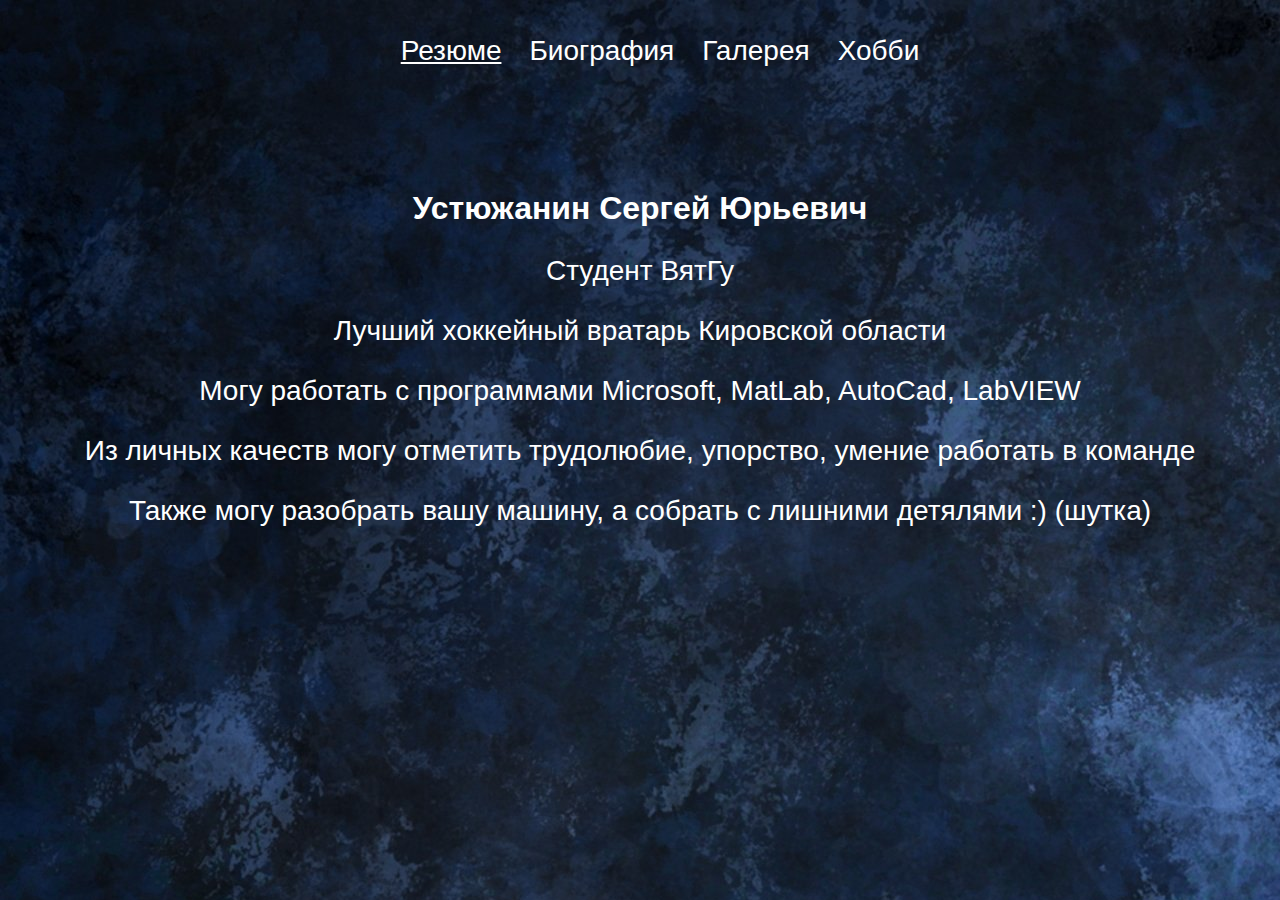
<file: index.html>
<!DOCTYPE html>
<html lang="ru">
    <head>
        <meta charset="utf-8">
        <meta name="viewport" content="width=device-width, initial-scale=1.0">
        <title>Портфолио</title>
        <link rel="stylesheet" type="text/css" href="./css/main.css">
    </head>
    <body class="body">
        <nav>
            <ul class="nav_ul">
                <li class="nav_li"><a href="index.html" class="nav_li_a_active">Резюме</a></li>
                <li class="nav_li"><a href="bio.html" class="nav_li_a">Биография</a></li>
                <li class="nav_li"><a href="gallery.html" class="nav_li_a">Галерея</a></li>                    
                <li class="nav_li"><a href="hobbi.html" class="nav_li_a">Хобби</a></li>
            </ul>
        </nav>
        <br>
        <br>
        <br>
        <br>
        <h2 class="index_h_fancy">Устюжанин Сергей Юрьевич</h2>
        
        <p class="index_p">Студент ВятГу</p>
        <p class="index_p">Лучший хоккейный вратарь Кировской области</p>
        <p class="index_p">Могу работать с программами Microsoft, MatLab, AutoCad, LabVIEW</p>
        <p class="index_p">Из личных качеств могу отметить трудолюбие, упорство, умение работать в команде</p>
        <p class="index_p">Также могу разобрать вашу машину, а собрать с лишними детялями :) (шутка)</p>
    </body>
</html>
</file>
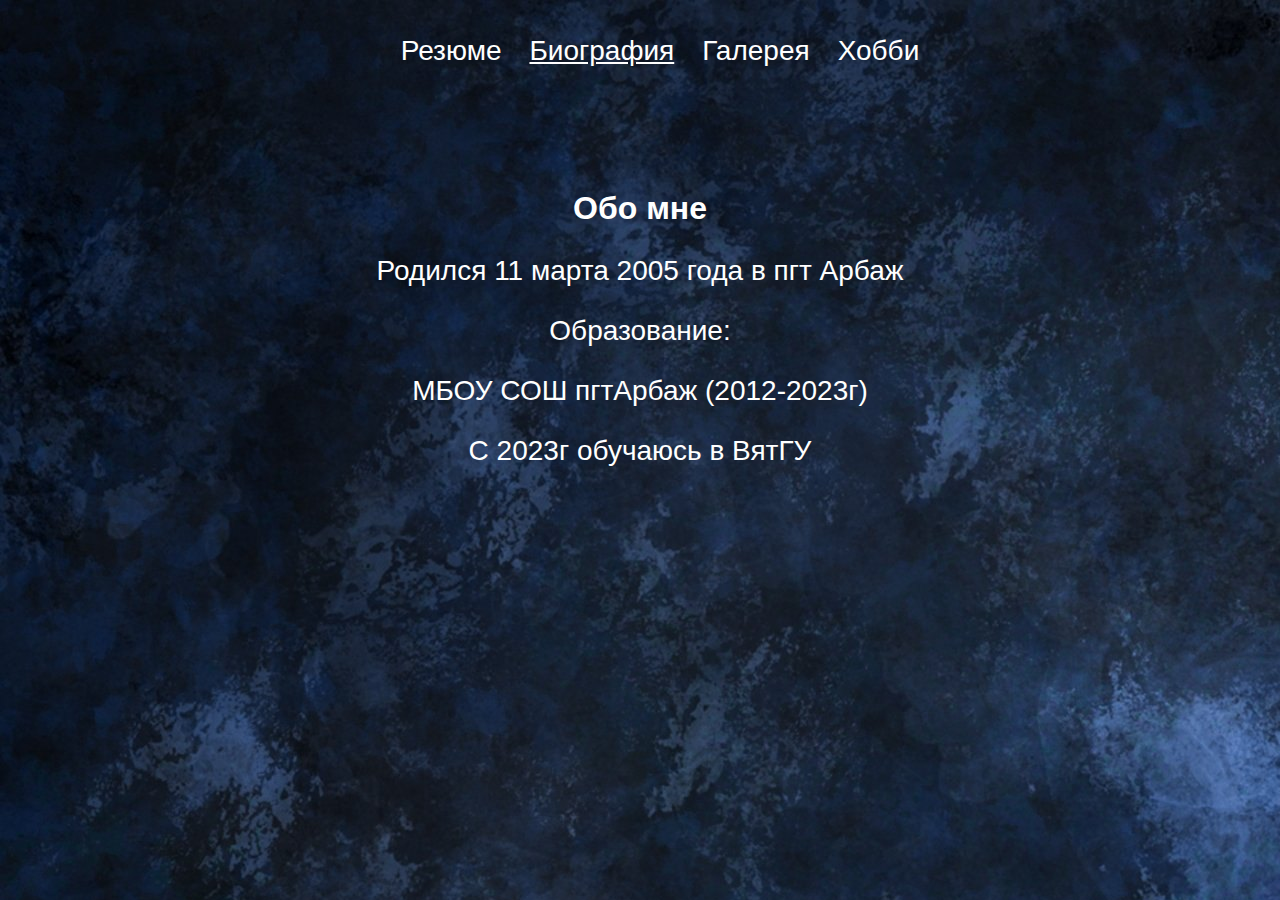
<file: bio.html>
<!DOCTYPE html>
<html lang="ru">
    <head>
        <meta charset="utf-8">
        <meta name="viewport" content="width=device-width, initial-scale=1.0">
        <title>Обо мне</title>
        <link rel="stylesheet" type="text/css" href="./css/main.css">
    </head>
    <body class="body">
        <nav>
            <ul class="nav_ul">
                <li class="nav_li"><a href="index.html" class="nav_li_a">Резюме</a></li>
                <li class="nav_li"><a href="bio.html" class="nav_li_a_active">Биография</a></li>
                <li class="nav_li"><a href="gallery.html" class="nav_li_a">Галерея</a></li>                    
                <li class="nav_li"><a href="hobbi.html" class="nav_li_a">Хобби</a></li>
            </ul>
        </nav>
        <br>
        <br>
        <br>
        <br>
        <h2 class="index_h_fancy">Обо мне</h2>
        
        <p class="index_p">Родился 11 марта 2005 года в пгт Арбаж</p>
        <p class="index_p">Образование:<p>
        <p class="index_p">МБОУ СОШ пгтАрбаж (2012-2023г)<p>
        <p class="index_p">С 2023г обучаюсь в ВятГУ<p></p>
    </body>
</html>
</file>
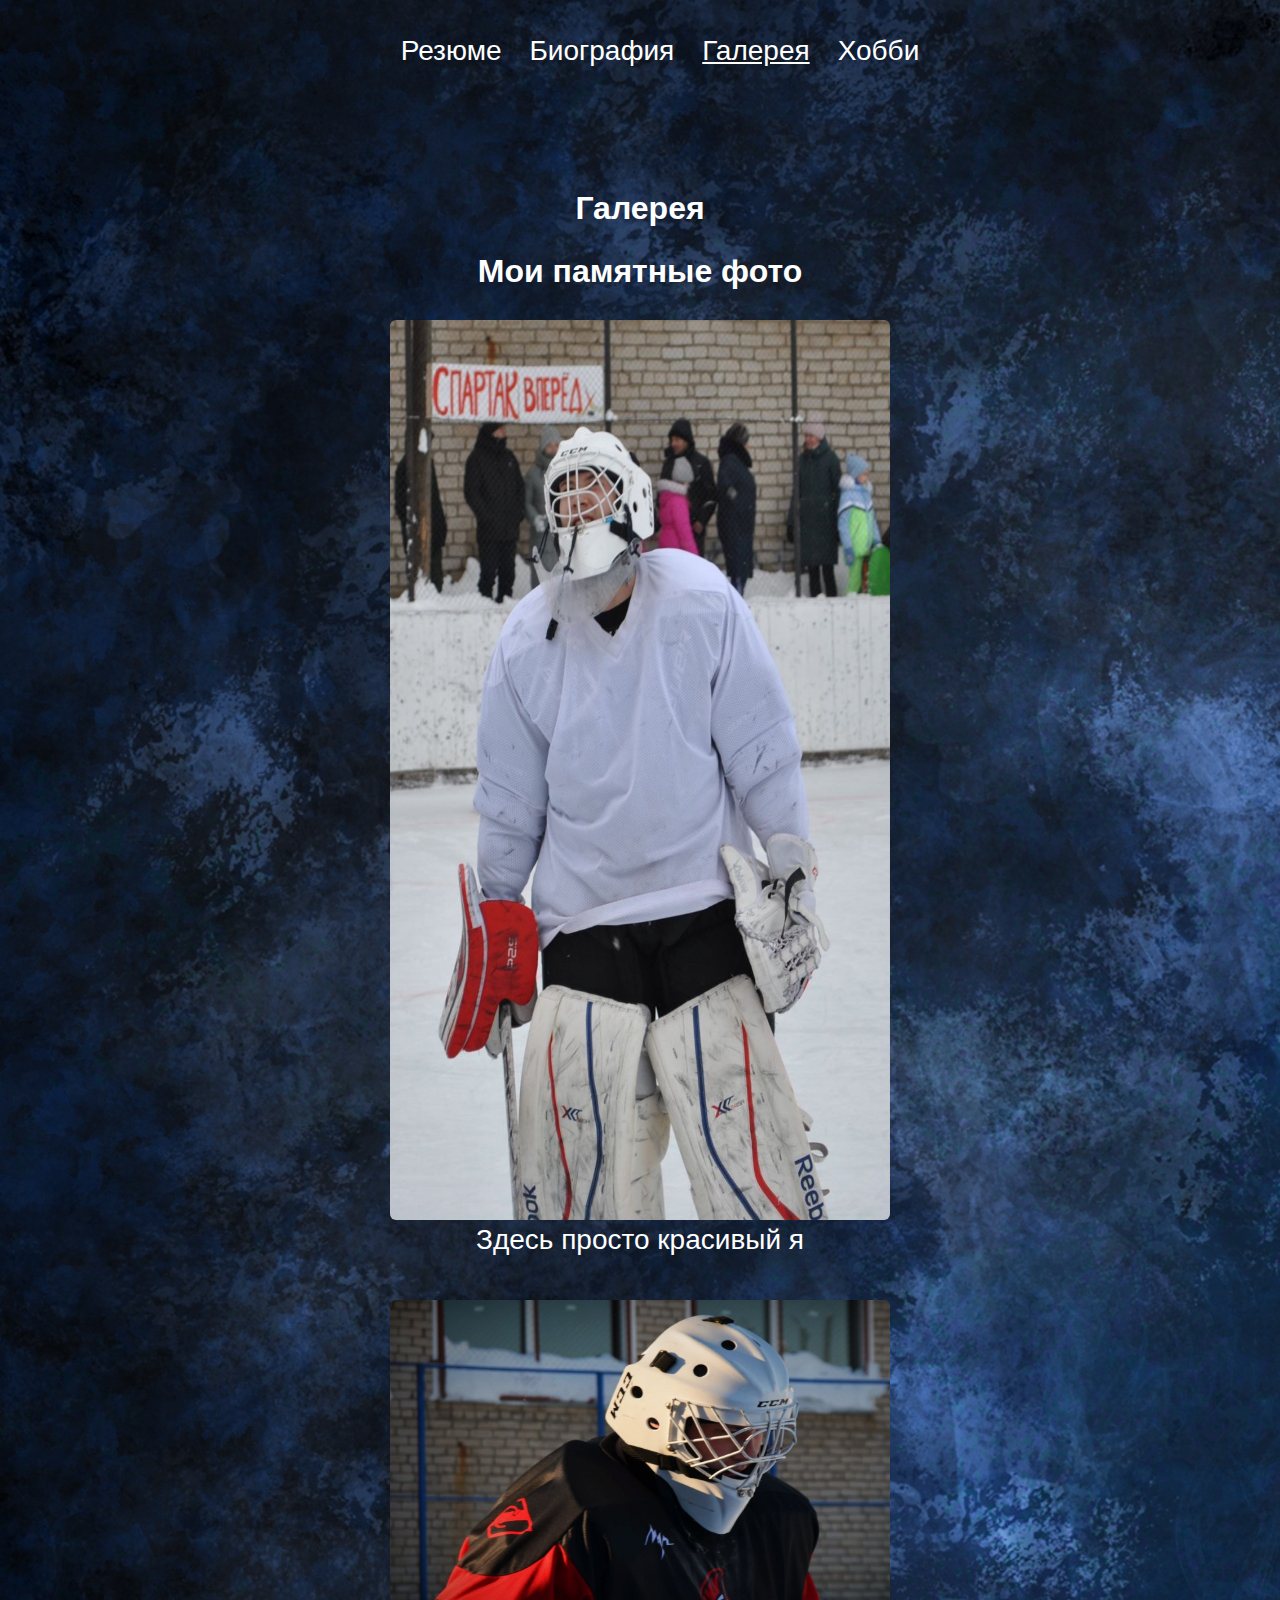
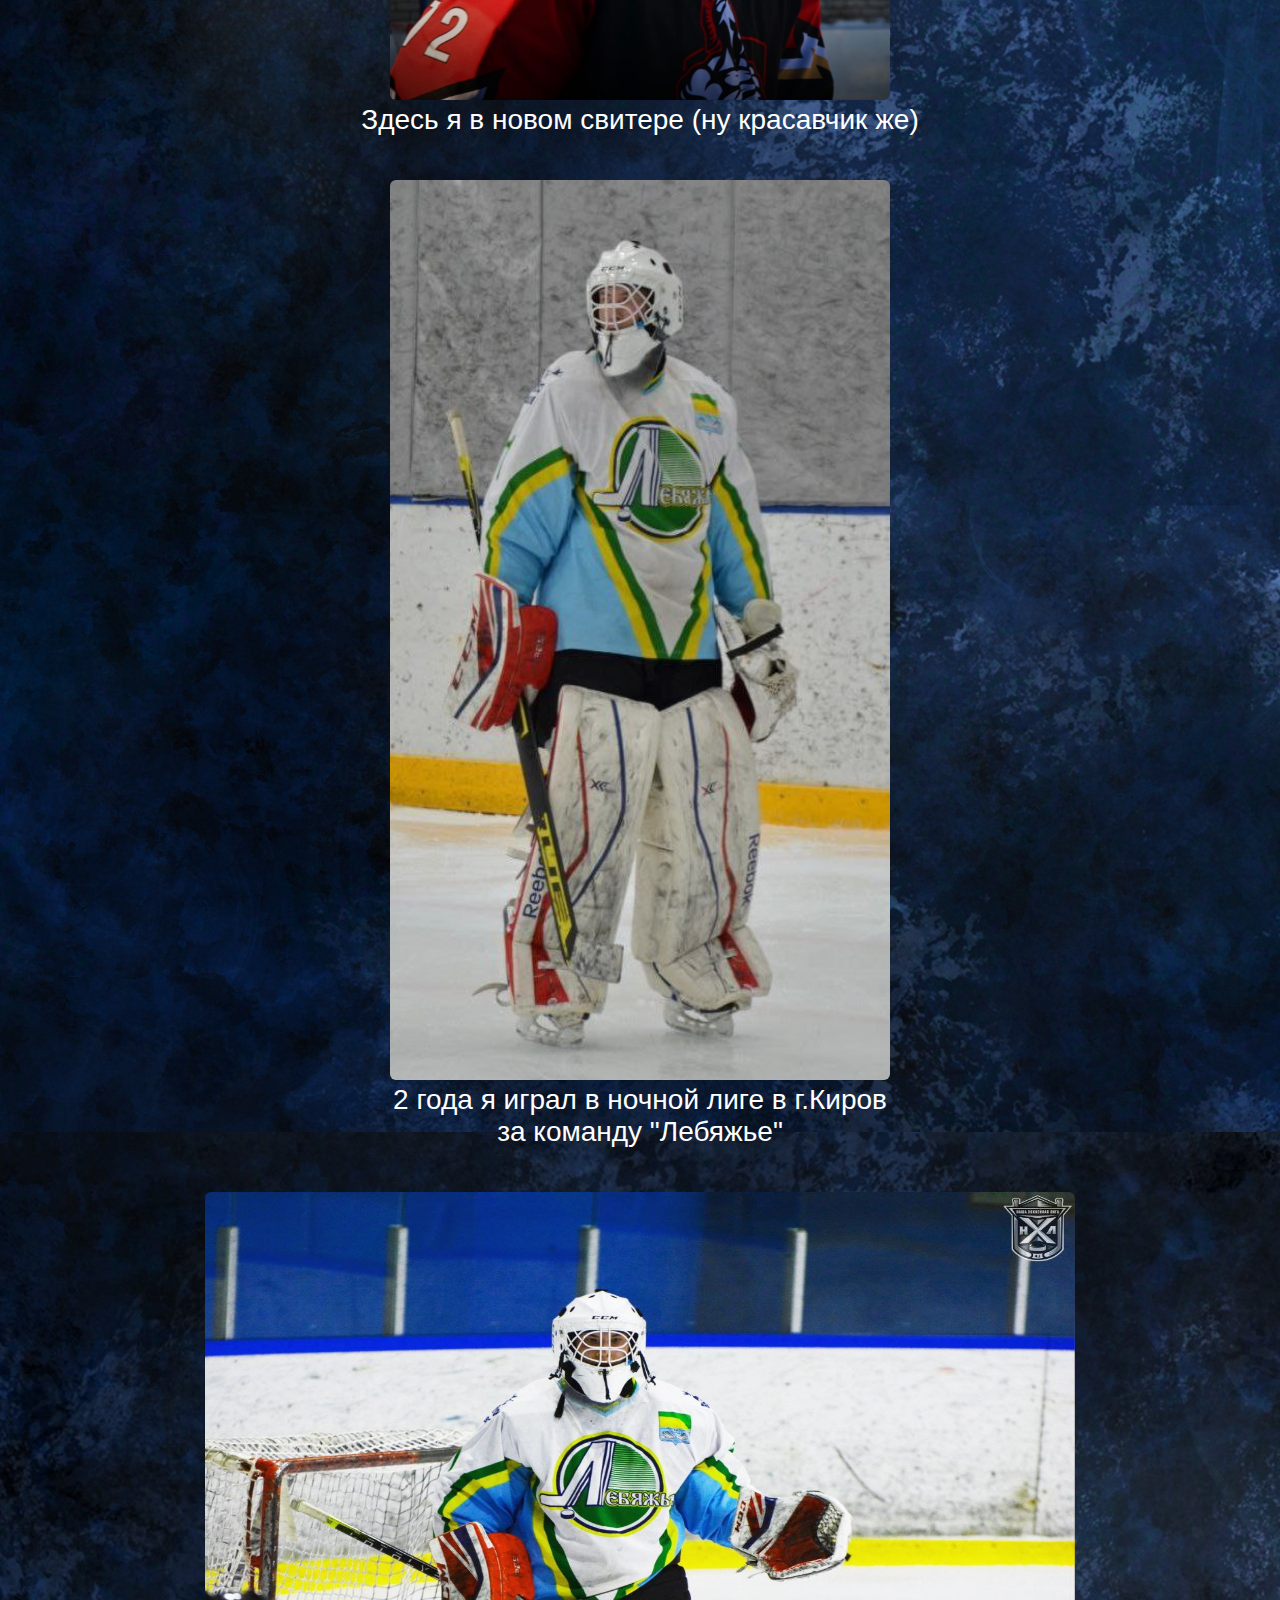
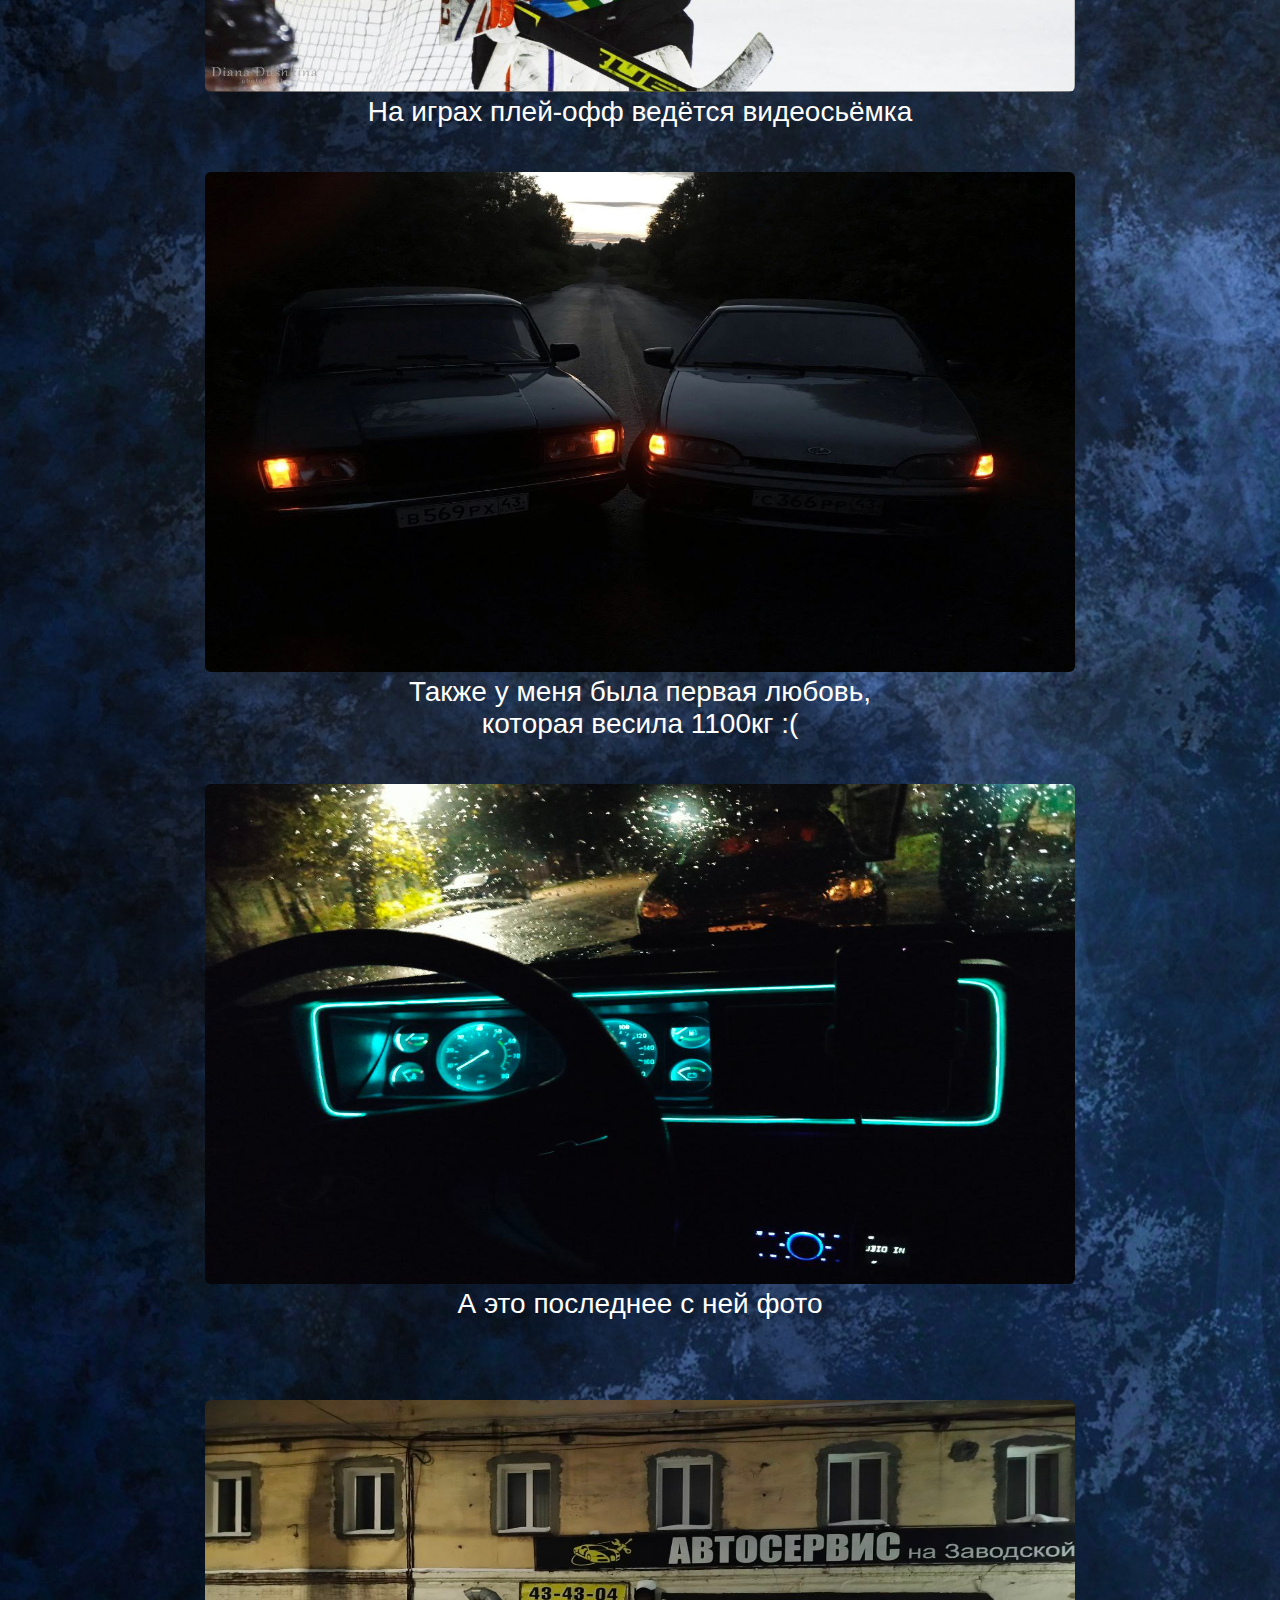
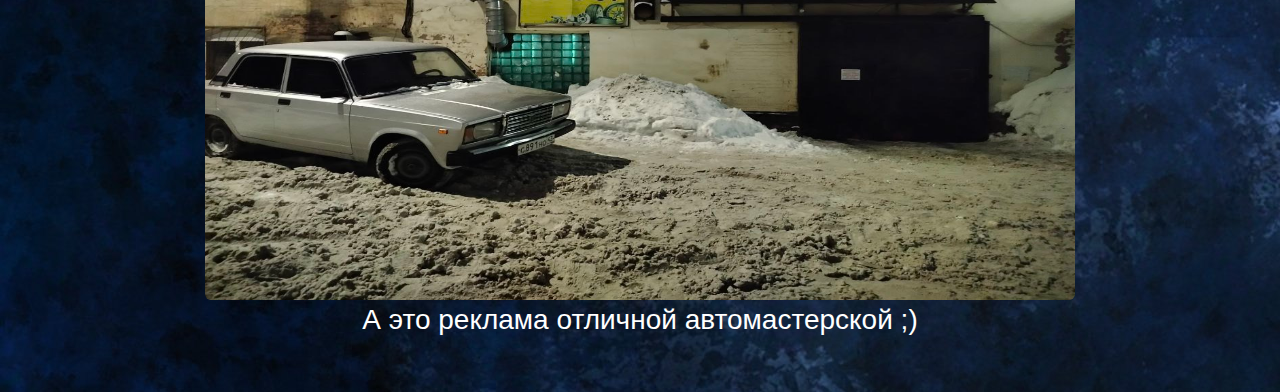
<file: gallery.html>
<!DOCTYPE html>
<html lang="ru">
    <head>
        <meta charset="utf-8">
        <meta name="viewport" content="width=device-width, initial-scale=1.0">
        <title>Галерея</title>
        <link rel="stylesheet" type="text/css" href="./css/main.css">
    </head>
    <body class="body">
        <nav>
            <ul class="nav_ul">
                <li class="nav_li"><a href="index.html" class="nav_li_a">Резюме</a></li>
                <li class="nav_li"><a href="bio.html" class="nav_li_a">Биография</a></li>
                <li class="nav_li"><a href="gallery.html" class="nav_li_a_active">Галерея</a></li>                    
                <li class="nav_li"><a href="hobbi.html" class="nav_li_a">Хобби</a></li>
            </ul>
        </nav>
        <br>
        <br>
        <br>
        <br>
        <h2 class="index_h_fancy">Галерея</h2>
        <h2 class="index_h_fancy">Мои памятные фото</h2>
        
        <table class="table_c">
            <tr>
                <td><img class = "photo-2" src="./image/second-cup.jpg" width="800" height="1300" alt="Home" style="display:block; margin: auto; border-radius: 6px;"></td>
            </tr>
            <tr>
                <td class="index_p">Здесь просто красивый я</td>
            </tr>
            <tr>
                <td><br><br></td>
            </tr>
            <tr>
                <td><img class = "photo-3" src="./image/new-jacket.jpg" width="900" height="800" alt="Office Building" style="display:block; margin: auto; border-radius: 6px;"></td>
            </tr>
            <tr>
                <td class="index_p">Здесь я в новом свитере (ну красавчик же)</td>
            </tr>
            <tr>
                <td><br><br></td>
            </tr>
            <tr>
                <td><img class = "photo-4" src="./image/leb-1.jpg" width="800" height="1300" alt="Office" style="display:block; margin: auto; border-radius: 6px;"></td>
            </tr>
            <tr>
                <td class="index_p">2 года я играл в ночной лиге в г.Киров<br>за команду "Лебяжье"</td>
            </tr>
            <tr>
                <td><br><br></td>
            </tr>
            <tr>
                <td><img class = "photo-5" src="./image/leb-2.jpg" width="1270" height="800" alt="Dr Dre" style="display:block; margin: auto; border-radius: 6px;"></td>
            </tr>
            <tr>
                <td class="index_p">На играх плей-офф ведётся видеосьёмка</td>
            </tr>
            <tr>
                <td><br><br></td>
            </tr>
            <tr>
                <td><img class = "photo-6" src="./image/auto-1.jpg" width="1270" height="800" alt="Beach" style="display:block; margin: auto; border-radius: 6px;"></td>
            </tr>
            <tr>
                <td class="index_p">Также у меня была первая любовь,<br>которая весила 1100кг :(</td>
            </tr>
            <tr>
                <td><br><br></td>
            </tr>
            <tr>
                <td><img class = "photo-7" src="./image/auto-2.jpg" width="1270" height="800" alt="Strip Club" style="display:block; margin: auto; border-radius: 6px;"></td>


            </tr>
            <tr>
                <td class="index_p">А это последнее с ней фото</td>
            </tr>
            <tr>
                <td><br><br><br><br></td>
            </tr>
            <tr>
                <td><img class = "photo-8" src="./image/reclama.jpg" width="1270" height="800" alt="Reality" style="display:block; margin: auto; border-radius: 6px;"></td>
            </tr>
            <tr>
                <td class="index_p">А это реклама отличной автомастерской ;)</td>
            </tr>
        </table>
    </body>
</html>
</file>
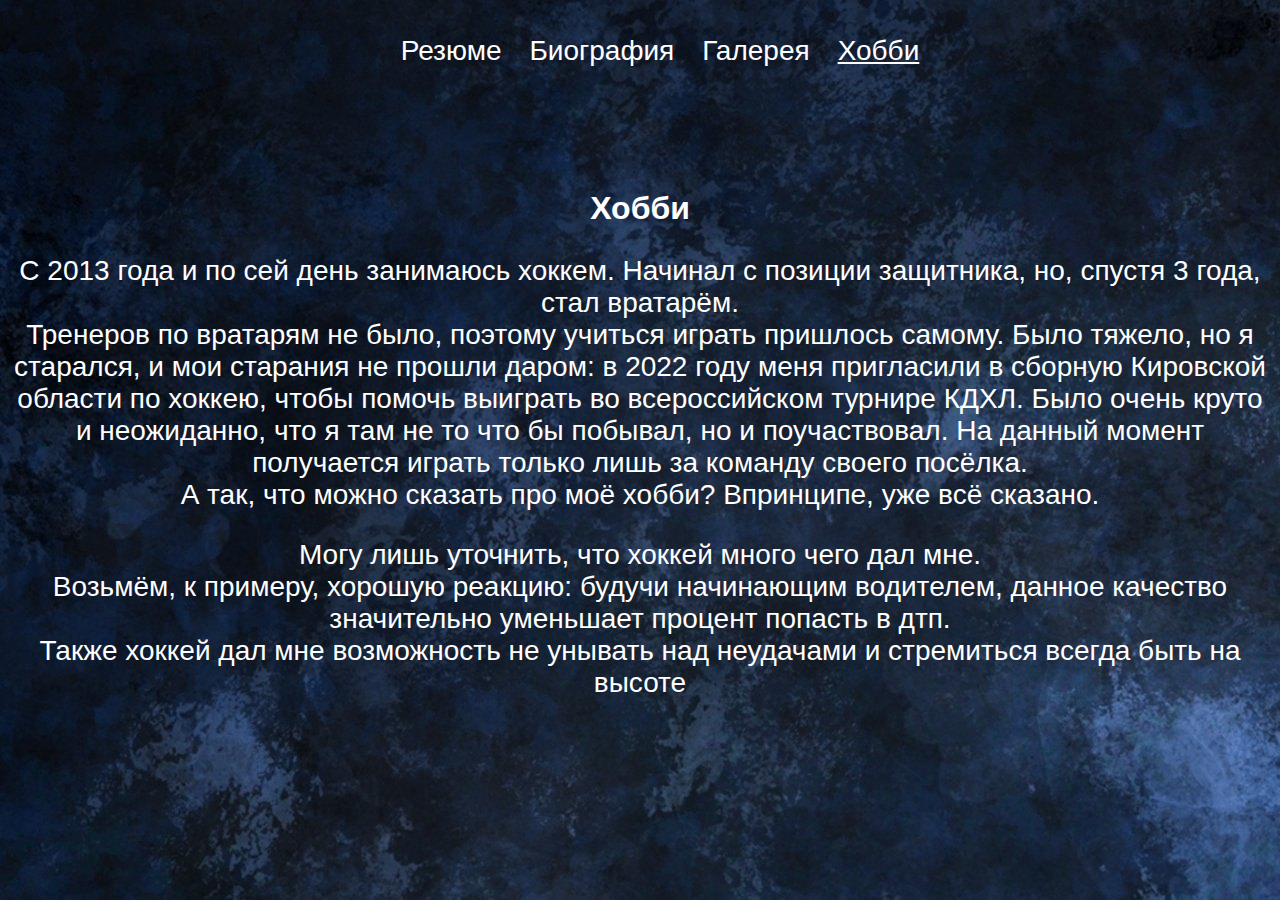
<file: hobbi.html>
<!DOCTYPE html>
<html lang="ru">
    <head>
        <meta charset="utf-8">
        <meta name="viewport" content="width=device-width, initial-scale=1.0">
        <title>Обо мне</title>
        <link rel="stylesheet" type="text/css" href="./css/main.css">
    </head>
    <body class="body">
        <nav>
            <ul class="nav_ul">
                <li class="nav_li"><a href="index.html" class="nav_li_a">Резюме</a></li>
                <li class="nav_li"><a href="bio.html" class="nav_li_a">Биография</a></li>
                <li class="nav_li"><a href="gallery.html" class="nav_li_a">Галерея</a></li>                    
                <li class="nav_li"><a href="hobbi.html" class="nav_li_a_active">Хобби</a></li>
            </ul>
        </nav>
        <br>
        <br>
        <br>
        <br>
        <h2 class="index_h_fancy">Хобби</h2>
        
        <p class="index_p">С 2013 года и по сей день занимаюсь хоккем. Начинал с позиции защитника, но, спустя 3 года, стал вратарём.<br>Тренеров по вратарям не было, поэтому учиться играть пришлось самому. Было тяжело, но я старался, и мои старания не прошли даром: в 2022 году меня пригласили в сборную Кировской области по хоккею, чтобы помочь выиграть во всероссийском турнире КДХЛ. Было очень круто и неожиданно, что я там не то что бы побывал, но и поучаствовал. На данный момент получается играть только лишь за команду своего посёлка.<br>А так, что можно сказать про моё хобби? Впринципе, уже всё сказано.</p>
        <p class="index_p">Могу лишь уточнить, что хоккей много чего дал мне.<br> Возьмём, к примеру, хорошую реакцию: будучи начинающим водителем, данное качество значительно уменьшает процент попасть в дтп.<br> Также хоккей дал мне возможность не унывать над неудачами и стремиться всегда быть на высоте<p>
    </body>
</html>
</file>
<file: css/main.css>
/* *{
    margin: 0;
    padding: 0;
} */
.body{
    background-image: url("./../image/fon-2.jpg");
    color: white
}

.h2
{
    text-align: center;
    font-size: 28px;
    color: white;
}

.index_h
{
    text-align: center;
    font-family: "Oswald", sans-serif; 
    font-size: 32px;
    color: white;
}

.index_p
{
    color: white;
    text-align: center;
    font-family: "Oswald", sans-serif; 
    font-size: 28px;
}

.list_i
{
    color: white;
    text-align: center;
    font-family: "Oswald", sans-serif;
    font-size: 28px;
}

.index_h_fancy
{
    text-align: center;
    font-family: "Oswald", sans-serif; 
    font-size: 32px;
    color: white;
}

.ul li
{
    list-style-type: none;
    color: white;
    text-align: center;
    font-family: "Oswald", sans-serif; 
    font-size: 28px;
}

.school
{
    margin-left: auto;
    margin-right: auto;
    padding-bottom: 45px;
}

.nav
{
    background: white;
    height: 70px;
    width: 100%;
    border-radius: 3px;
}

.nav_li
{
    display: inline-block;
    line-height: 40px;
    margin: 0 5px;
    color: white;
}

.nav_li_a
{
    list-style-type: none;
    color: white;
    text-align: center;
    font-family: "Oswald", sans-serif; 
    font-size: 28px;
    text-decoration: none;
    padding: 7px 7px;
    border-radius: 3px;
}

.nav_li_a_active
{
    list-style-type: none;
    color: white;
    text-align: center;
    font-family: "Oswald", sans-serif; 
    font-size: 28px;
    padding: 7px 7px;
    border-radius: 3px;
}

.nav_ul
{
    text-align: center;
    padding-top: 15px;
}

.a.active, a:hover
{
    background: gray;
    transition: 0.5s;
    }

.check_btn
{
    vertical-align: middle;
    font-size: 30px;
    float: right;
    line-height: 70px;
    margin-right: 40px;
    cursor: pointer;
    display: none;
}

@media not screen and (min-width:1024px)
{
}

.table_c
{
    margin-left: auto;
    margin-right: auto;
    padding-bottom: 45px;
}

.index_h2
{
    text-align: center;
    font-family: "Oswald", sans-serif; 
    font-size: 48px;
    color: white;
}
@media (max-width: 1710px)
{
    .photo-2, .photo-4
    {
        width: 600px;
        height: 1100px;
    }
    .photo-3
    {
        width: 700px;
        height: 600px;
    }
    .photo-5, .photo-6, .photo-7, .photo-8
    {
        width: 1070px;
        height: 600px;
    }
}
@media (max-width: 1450px)
{
    .photo-2, .photo-4
    {
        width: 500px;
        height: 900px;
    }
    .photo-3
    {
        width: 500px;
        height: 400px;
    }
    .photo-5, .photo-6, .photo-7, .photo-8
    {
        width: 870px;
        height: 500px;
    }
}
@media (max-width: 1190px)
{
    .photo-1, .photo-2, .photo-4
    {
        width: 400px;
        height: 700px;
    }
    .photo-5, .photo-6, .photo-7, .photo-8
    {
        width: 670px;
        height: 400px;
    }
}
@media (max-width: 920px)
{
    .photo-2, .photo-4
    {
        width: 450px;
        height: 700px;
    }
    .photo-3
    {
        width: 450px;
        height: 350px;
    }
    .photo-5, .photo-6, .photo-7, .photo-8
    {
        width: 470px;
        height: 300px;
    }
    .index-p
    {
        font-size: 15px;
    }
}
@media (max-width: 840px)
{
    .nav_ul
    {
        margin-right: 30px;
    }
}
@media (max-width: 520px)
{
    .nav_ul
    {
        margin-right: 40px;
    }
    .table_c
    {
        margin-left: -5px;
    }
    .index_h_fancy
    {
        margin-right: -10px;
    }
    .photo-2, .photo-4
    {
        width: 350px;
        height: 500px;
    }
    .photo-3
    {
        width: 300px;
        height: 250px;
    }
    .photo-5, .photo-6, .photo-7, .photo-8
    {
        width: 420px;
        height: 270px;
    }
    .index-p
    {
        font-size: 10px;
    }
    .index_h_fancy
    {
        font-size: 3px;
    }
}

@media (max-width: 431px)
{
    .nav_ul
    {
        margin-right: 40px;
    }
    .table_c
    {
        margin-left: -5px;
    }
    .index_h_fancy
    {
        margin-right: -10px;
    }
    .photo-2, .photo-4
    {
        width: 300px;
        height: 450px;
    }
    .photo-3
    {
        width: 300px;
        height: 250px;
    } 
    .photo-5, .photo-6, .photo-7, .photo-8
    {
        width: 350px;
        height: 220px;
    }
} 


@media (max-width: 350px)
{
    .nav_ul
    {
        margin-right: 10px;
    }
    .index_h_fancy
    {
        margin-right: -35px;
    }
    .index-p
    {
        margin-left: 30px;
    }
}
@media (max-width: 300px)
{
    .nav_ul
    {
        margin-right: -20px;
    }
    .index_h_fancy
    {
        margin-right: -60px;
    }
    .photo-2, .photo-4
    {
        width: 270px;
        height: 440px;
    }
    .photo-3
    {
        width: 270px;
        height: 220px;
    } 
    .photo-5, .photo-6, .photo-7, .photo-8
    {
        width: 300px;
        height: 200px;
    }
    .table_c
    {
        margin-left: 5px;
    }
}


@media not screen and (min-width:1024px)
{
    [class*="index_h"]
    {
        text-align: center;
        font-family: "Oswald", sans-serif;
        font-size: 42px;
        color: white;
    }

    [class*="index_p"]
    {
        color: white;
        text-align: center;
        font-family: "Oswald", sans-serif;
        font-size: 32px;
    }

    [class*="index_h_fancy"]
    {
        text-align: center;
        font-family: "Oswald", sans-serif;
        font-size: 42px;
    }
    /* [class*="nav_ul"]
    {
        text-align: center;
        font-family: "Oswald", sans-serif;
        padding-top: 15px;
    }
    [class="table_c"]
    {
        color: white;
        text-align: center;
        font-family: "Oswald", sans-serif;
        font-size: 32px;
        
    } */
}
</file>
